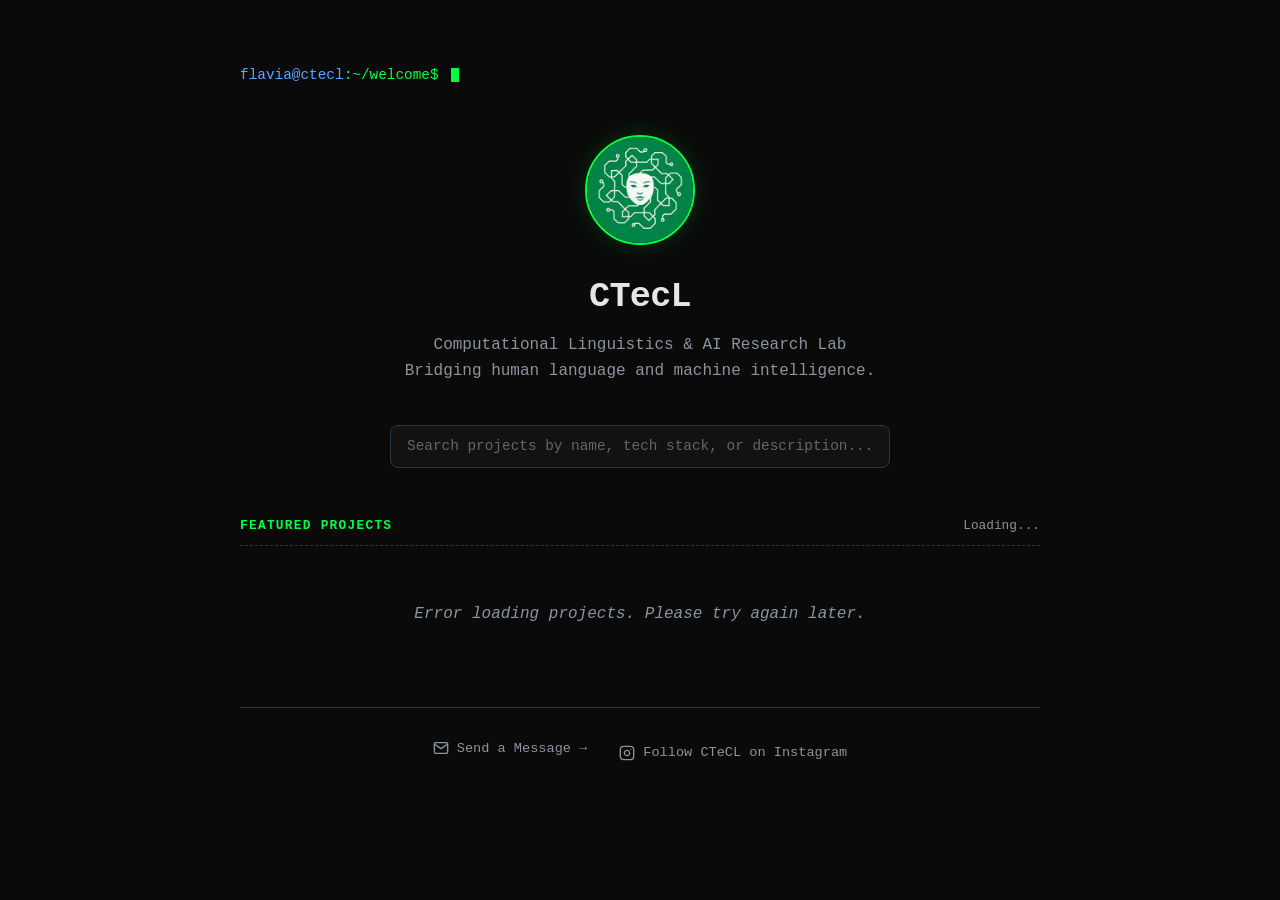
<file: index.html>
<!DOCTYPE html>
<html lang="en">
<head>
  <meta charset="UTF-8" />
  <meta name="viewport" content="width=device-width, initial-scale=1.0" />
  <title>CTecL · Computational Linguistics & AI Research</title>
  <meta name="description" content="Research and development in NLP, Generative AI, and Computational Linguistics by Flávia P. Pissarra." />

  <link rel="stylesheet" href="assets/css/global.css" />
  <link rel="icon" type="image/webp" href="assets/img/logo-ctecl.webp" />
</head>
<body>

  <div class="content">
    <header>
      <span class="cli-prompt">
        <span class="path">flavia@ctecl</span>:~/welcome$
        <span class="cursor"></span>
      </span>

      <div class="logo-container">
        <img src="assets/img/logo-ctecl.webp" alt="CTeCL Logo" loading="lazy" />
      </div>

      <h1>CTecL</h1>
      <p class="tagline">Computational Linguistics &amp; AI Research Lab<br/>Bridging human language and machine intelligence.</p>

      <div class="search-container">
        <input
          type="text"
          id="searchInput"
          class="search-input"
          placeholder="Search projects by name, tech stack, or description..."
          aria-label="Search projects"
        />
      </div>
    </header>

    <main>
      <div class="section-header">
        <h2 class="section-title">Featured Projects</h2>
        <span id="projectCount" class="project-count">Loading...</span>
      </div>

      <div id="projectsGrid" class="projects-grid">
        <!-- Projects injected dynamically via JavaScript -->
      </div>
    </main>

    <footer>
      <div class="contact-section">
        <button id="openContactModal" class="contact-link">
          <svg width="16" height="16" viewBox="0 0 24 24" fill="none" stroke="currentColor" stroke-width="2" stroke-linecap="round" stroke-linejoin="round">
            <path d="M4 4h16c1.1 0 2 .9 2 2v12c0 1.1-.9 2-2 2H4c-1.1 0-2-.9-2-2V6c0-1.1.9-2 2-2z"></path>
            <polyline points="22,6 12,13 2,6"></polyline>
          </svg>
          Send a Message →
        </button>
      </div>

      <a href="https://www.instagram.com/ctecl" target="_blank" rel="noopener noreferrer" class="social-link">
        <svg width="16" height="16" viewBox="0 0 24 24" fill="none" stroke="currentColor" stroke-width="2" stroke-linecap="round" stroke-linejoin="round">
          <rect x="2" y="2" width="20" height="20" rx="5" ry="5"></rect>
          <path d="M16 11.37A4 4 0 1 1 12.63 8 4 4 0 0 1 16 11.37z"></path>
          <line x1="17.5" y1="6.5" x2="17.51" y2="6.5"></line>
        </svg>
        Follow CTeCL on Instagram
      </a>
    </footer>
  </div>

  <!-- Modal de Contato -->
  <div id="contactModal" class="modal-overlay" aria-hidden="true">
    <div class="modal-content" role="dialog" aria-labelledby="modalTitle">
      <button class="modal-close" aria-label="Close modal">&times;</button>

      <span class="cli-prompt">
        <span class="path">flavia@ctecl</span>:~/contact$
        <span class="cursor"></span>
      </span>

      <form id="contactForm" class="contact-form">
        <input type="hidden" name="access_key" value="13a03c98-bbec-40ac-ae5d-2c13cca82fbc">
        <input type="hidden" name="subject" value="New message from CTecL portfolio">
        <input type="checkbox" name="botcheck" class="hidden" tabindex="-1" aria-hidden="true">

        <input type="text" name="name" placeholder="Your name" required />
        <input type="email" name="email" placeholder="Your email" required />

        <select name="type" required>
          <option value="" disabled selected>Select contact type...</option>
          <option value="contribution">Technical Contribution</option>
          <option value="idea">Project Idea</option>
          <option value="partnership">Partnership</option>
          <option value="other">Other</option>
        </select>

        <textarea name="message" placeholder="Your message..." required></textarea>

        <button type="submit" id="submitBtn">Execute Send →</button>
      </form>

      <div id="successMessage" class="success-message" hidden>
        <p>&gt; Message sent successfully!</p>
        <span>Refreshing terminal...</span>
      </div>
    </div>
  </div>

  <script src="assets/js/projects-loader.js" defer></script>
  <script src="assets/js/contact.js" defer></script>
</body>
</html>
</file>
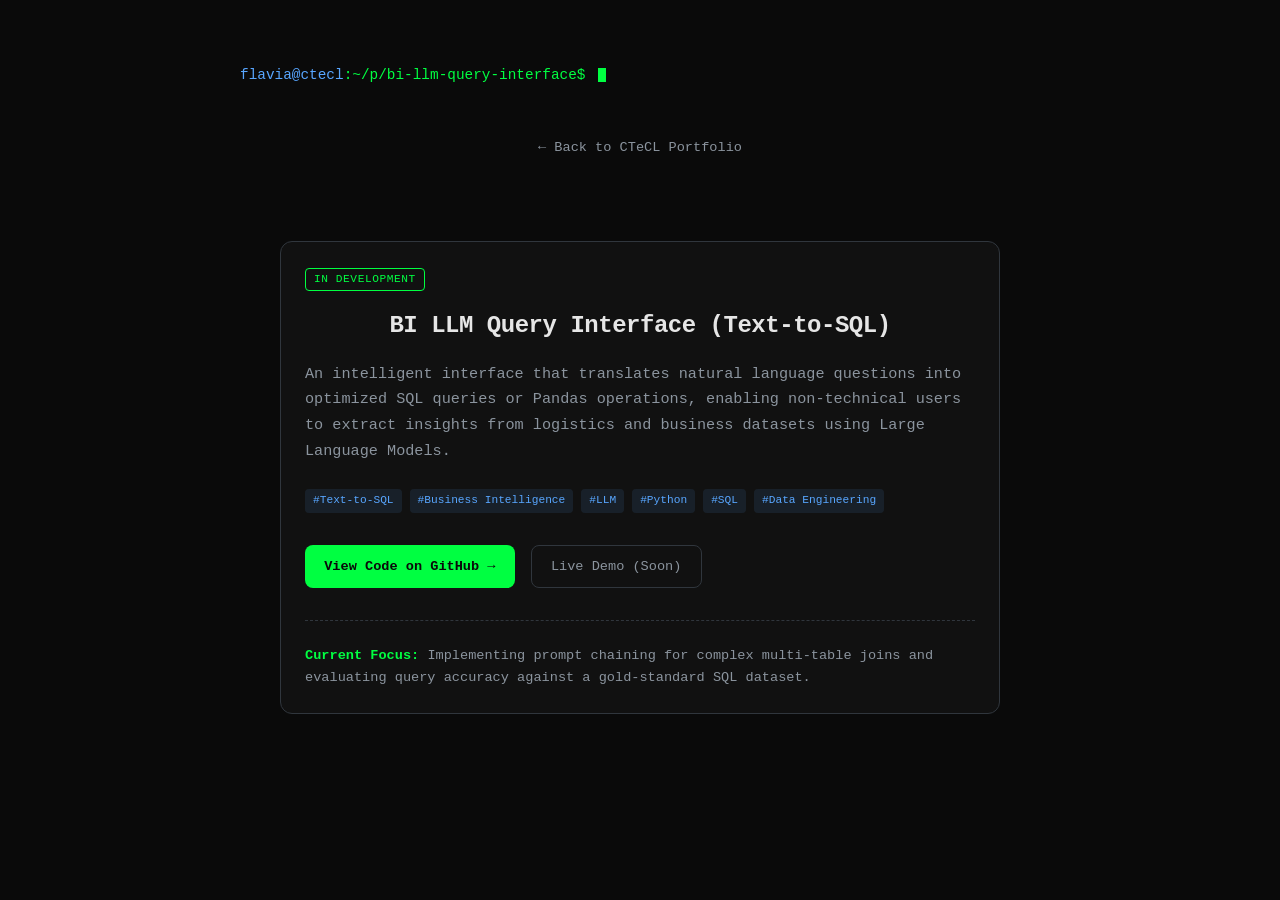
<file: p/bi-llm-query-interface/index.html>
<!DOCTYPE html>
<html lang="en">
<head>
  <meta charset="UTF-8" />
  <meta name="viewport" content="width=device-width, initial-scale=1.0" />
  <title>BI LLM Query Interface (Text-to-SQL) · CTeCL</title>
  <meta name="description" content="Text-to-SQL interface enabling natural language data exploration for logistics and business intelligence datasets." />
  
  <link rel="stylesheet" href="../../assets/css/global.css" />
</head>
<body>

  <div class="content">
    <header>
      <span class="cli-prompt">
        <span class="path">flavia@ctecl</span>:~/p/bi-llm-query-interface$
        <span class="cursor"></span>
      </span>

      <nav style="margin-bottom: 2rem;">
        <a href="https://flaviapissarra.github.io/ctecl/" class="contact-link">
          ← Back to CTeCL Portfolio
        </a>
      </nav>
    </header>

    <main>
      <article class="project-card" style="max-width: 720px; margin: 0 auto;">
        <span class="project-status">In Development</span>
        
        <h1 class="project-title" style="font-size: 1.5rem; margin-bottom: 1rem;">
          BI LLM Query Interface (Text-to-SQL)
        </h1>
        
        <p class="project-desc" style="font-size: 0.95rem; line-height: 1.7;">
          An intelligent interface that translates natural language questions into optimized SQL queries or Pandas operations, enabling non-technical users to extract insights from logistics and business datasets using Large Language Models.
        </p>

        <div class="tech-tags" style="margin-top: 1.5rem;">
          <span class="tech-tag">#Text-to-SQL</span>
          <span class="tech-tag">#Business Intelligence</span>
          <span class="tech-tag">#LLM</span>
          <span class="tech-tag">#Python</span>
          <span class="tech-tag">#SQL</span>
          <span class="tech-tag">#Data Engineering</span>
        </div>

        <div style="margin-top: 2rem; display: flex; gap: 1rem; flex-wrap: wrap;">
          <a href="https://github.com/flaviapissarra/ctecl/tree/main/p/bi-llm-query-interface" 
             class="contact-link" 
             style="background: var(--terminal-green); color: var(--bg-color); padding: 0.6rem 1.2rem; border-radius: var(--radius-md); font-weight: 600;">
            View Code on GitHub →
          </a>
          <a href="#" class="contact-link" style="border: 1px solid var(--border-color); padding: 0.6rem 1.2rem; border-radius: var(--radius-md);">
            Live Demo (Soon)
          </a>
        </div>

        <p style="margin-top: 2rem; padding-top: 1.5rem; border-top: 1px dashed var(--border-color); font-size: 0.85rem; color: var(--text-secondary);">
          <strong style="color: var(--terminal-green);">Current Focus:</strong> 
          Implementing prompt chaining for complex multi-table joins and evaluating query accuracy against a gold-standard SQL dataset.
        </p>
      </article>
    </main>
  </div>

</body>
</html>
</file>
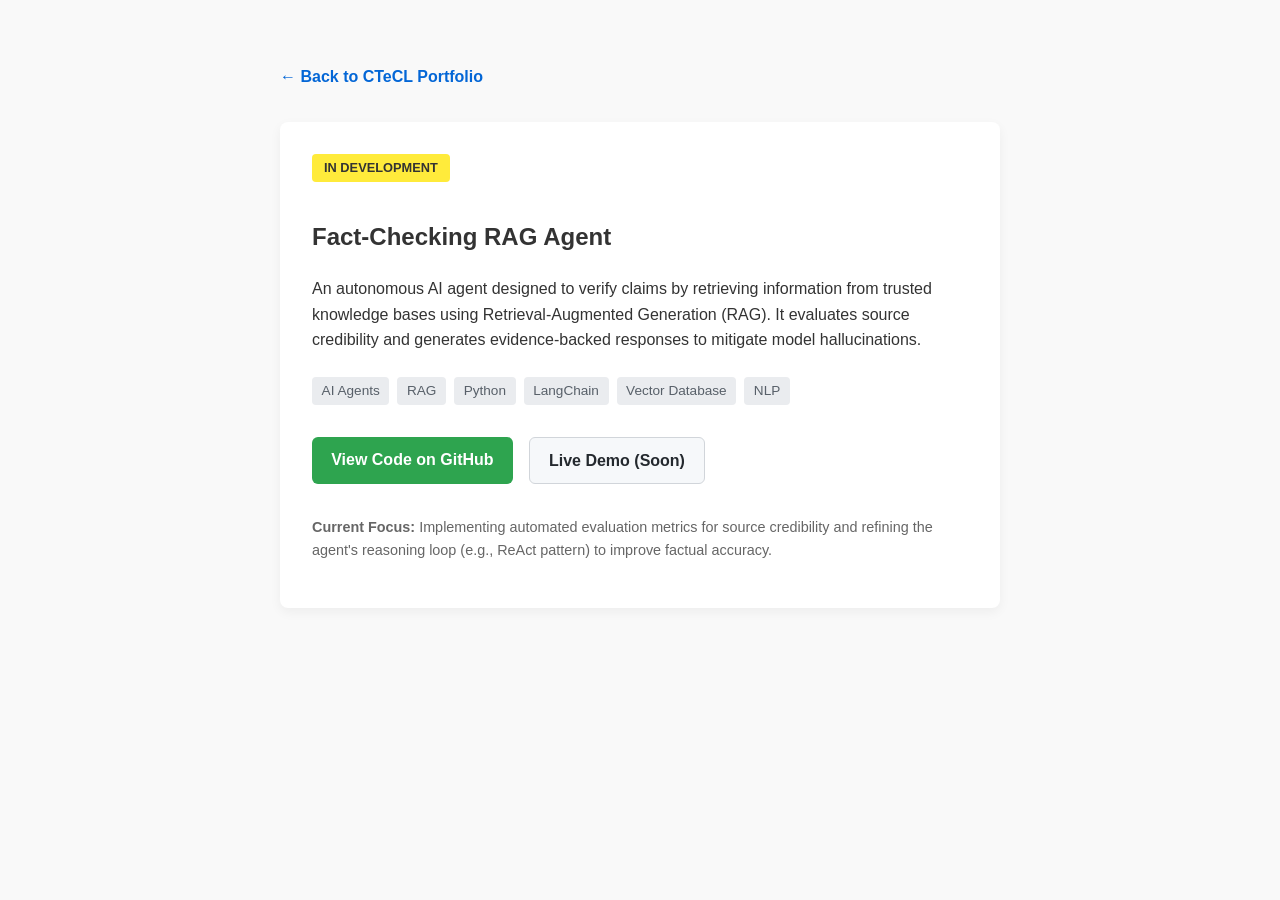
<file: p/fact-checking-rag-agent/index.html>
<!DOCTYPE html>
<html lang="en">
<head>
  <meta charset="UTF-8" />
  <meta name="viewport" content="width=device-width, initial-scale=1.0" />
  <title>Fact-Checking RAG Agent · CTeCL</title>
  <style>
    body { font-family: -apple-system, BlinkMacSystemFont, "Segoe UI", Roboto, Helvetica, Arial, sans-serif; line-height: 1.6; color: #333; background-color: #f9f9f9; }
    .content { max-width: 720px; margin: 4rem auto; padding: 0 1.5rem; }
    .nav-btn { text-decoration: none; color: #0366d6; font-weight: 600; }
    .nav-btn:hover { text-decoration: underline; }
    .card { background: #fff; padding: 2rem; border-radius: 8px; box-shadow: 0 4px 12px rgba(0,0,0,0.05); }
    .status-badge { display: inline-block; padding: 0.25rem 0.75rem; background-color: #ffeb3b; color: #333; border-radius: 4px; font-size: 0.8rem; font-weight: bold; margin-bottom: 1rem; }
    .tech-stack { margin-top: 1.5rem; display: flex; gap: 0.5rem; flex-wrap: wrap; }
    .tech-tag { background-color: #eaecef; padding: 0.2rem 0.6rem; border-radius: 4px; font-size: 0.85rem; color: #586069; }
    .btn-group { margin-top: 2rem; display: flex; gap: 1rem; }
    .btn { padding: 0.6rem 1.2rem; border-radius: 6px; text-decoration: none; font-weight: 600; transition: background 0.2s; }
    .btn-primary { background-color: #2ea44f; color: white; }
    .btn-primary:hover { background-color: #2c974b; }
    .btn-secondary { background-color: #f6f8fa; color: #24292e; border: 1px solid #d1d5da; }
    .btn-secondary:hover { background-color: #f3f4f6; }
  </style>
</head>
<body>
  <main class="content">
    <nav style="margin-bottom: 2rem;">
      <a href="https://flaviapissarra.github.io/ctecl/" class="nav-btn">← Back to CTeCL Portfolio</a>
    </nav>

    <article class="card">
      <span class="status-badge">IN DEVELOPMENT</span>
      <h1>Fact-Checking RAG Agent</h1>
      <p style="margin-top: 0.75rem;">
        An autonomous AI agent designed to verify claims by retrieving information from trusted knowledge bases using Retrieval-Augmented Generation (RAG). It evaluates source credibility and generates evidence-backed responses to mitigate model hallucinations.
      </p>
      
      <div class="tech-stack">
        <span class="tech-tag">AI Agents</span>
        <span class="tech-tag">RAG</span>
        <span class="tech-tag">Python</span>
        <span class="tech-tag">LangChain</span>
        <span class="tech-tag">Vector Database</span>
        <span class="tech-tag">NLP</span>
      </div>

      <div class="btn-group">
        <a href="https://github.com/flaviapissarra/ctecl/p/fact-checking-rag-agent" class="btn btn-primary">View Code on GitHub</a>
        <a href="#" class="btn btn-secondary">Live Demo (Soon)</a>
      </div>

      <p style="margin-top: 2rem; opacity: 0.75; font-size: 0.9rem;">
        <strong>Current Focus:</strong> Implementing automated evaluation metrics for source credibility and refining the agent's reasoning loop (e.g., ReAct pattern) to improve factual accuracy.
      </p>
    </article>
  </main>
</body>
</html>
</file>
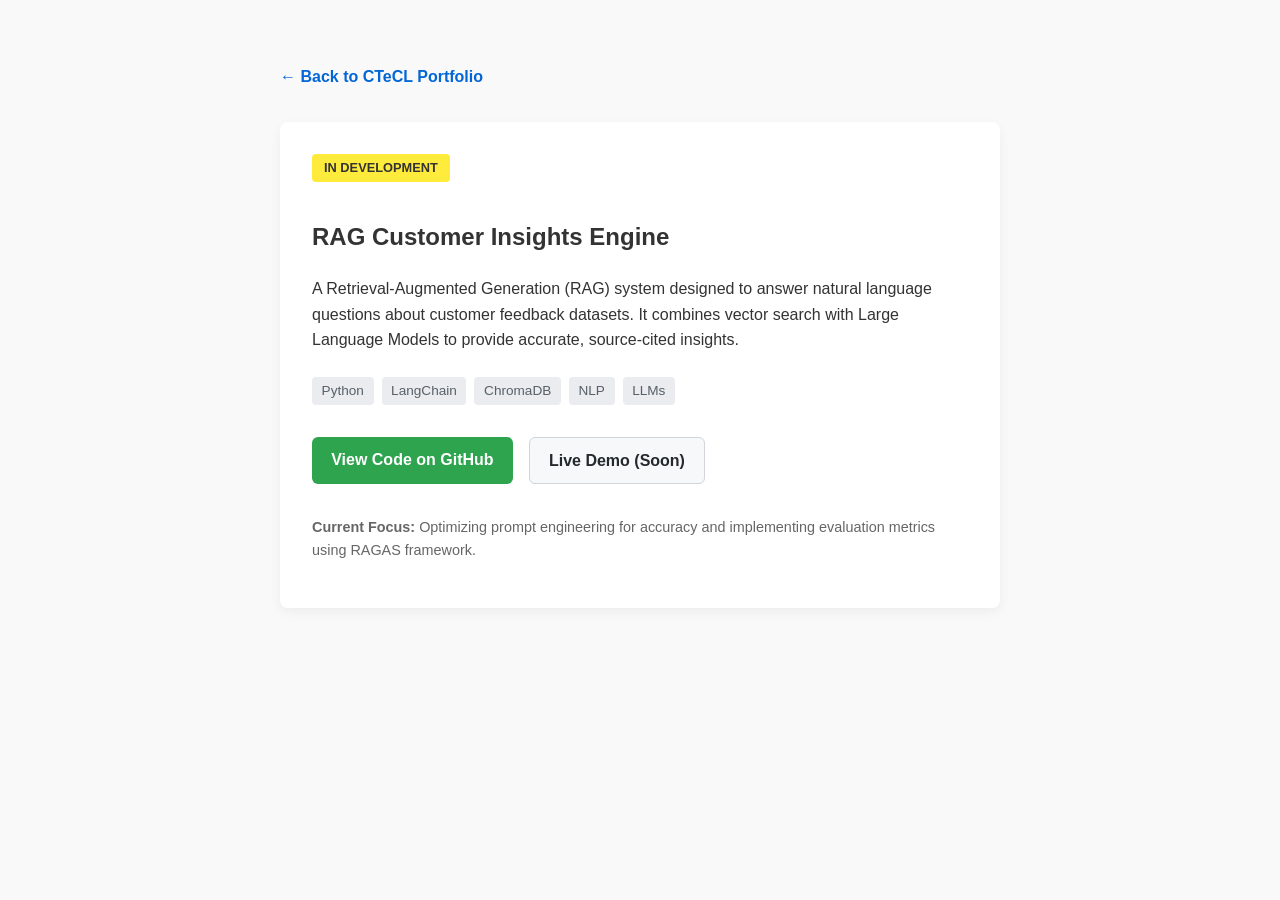
<file: p/rag-customer-insights-engine/index.html>
<!DOCTYPE html>
<html lang="en">
<head>
  <meta charset="UTF-8" />
  <meta name="viewport" content="width=device-width, initial-scale=1.0" />
  <title>RAG Customer Insights Engine · CTeCL</title>
  <style>
    body { font-family: -apple-system, BlinkMacSystemFont, "Segoe UI", Roboto, Helvetica, Arial, sans-serif; line-height: 1.6; color: #333; background-color: #f9f9f9; }
    .content { max-width: 720px; margin: 4rem auto; padding: 0 1.5rem; }
    .nav-btn { text-decoration: none; color: #0366d6; font-weight: 600; }
    .nav-btn:hover { text-decoration: underline; }
    .card { background: #fff; padding: 2rem; border-radius: 8px; box-shadow: 0 4px 12px rgba(0,0,0,0.05); }
    .status-badge { display: inline-block; padding: 0.25rem 0.75rem; background-color: #ffeb3b; color: #333; border-radius: 4px; font-size: 0.8rem; font-weight: bold; margin-bottom: 1rem; }
    .tech-stack { margin-top: 1.5rem; display: flex; gap: 0.5rem; flex-wrap: wrap; }
    .tech-tag { background-color: #eaecef; padding: 0.2rem 0.6rem; border-radius: 4px; font-size: 0.85rem; color: #586069; }
    .btn-group { margin-top: 2rem; display: flex; gap: 1rem; }
    .btn { padding: 0.6rem 1.2rem; border-radius: 6px; text-decoration: none; font-weight: 600; transition: background 0.2s; }
    .btn-primary { background-color: #2ea44f; color: white; }
    .btn-primary:hover { background-color: #2c974b; }
    .btn-secondary { background-color: #f6f8fa; color: #24292e; border: 1px solid #d1d5da; }
    .btn-secondary:hover { background-color: #f3f4f6; }
  </style>
</head>
<body>
  <main class="content">
    <nav style="margin-bottom: 2rem;">
      <a href="https://flaviapissarra.github.io/ctecl/" class="nav-btn">← Back to CTeCL Portfolio</a>
    </nav>

    <article class="card">
      <span class="status-badge">IN DEVELOPMENT</span>
      <h1>RAG Customer Insights Engine</h1>
      <p style="margin-top: 0.75rem;">
        A Retrieval-Augmented Generation (RAG) system designed to answer natural language questions about customer feedback datasets. It combines vector search with Large Language Models to provide accurate, source-cited insights.
      </p>
      
      <div class="tech-stack">
        <span class="tech-tag">Python</span>
        <span class="tech-tag">LangChain</span>
        <span class="tech-tag">ChromaDB</span>
        <span class="tech-tag">NLP</span>
        <span class="tech-tag">LLMs</span>
      </div>

      <div class="btn-group">
        <a href="https://github.com/flaviapissarra/ctecl/p/rag-customer-insights-engine" class="btn btn-primary">View Code on GitHub</a>
        <a href="#" class="btn btn-secondary">Live Demo (Soon)</a>
      </div>

      <p style="margin-top: 2rem; opacity: 0.75; font-size: 0.9rem;">
        <strong>Current Focus:</strong> Optimizing prompt engineering for accuracy and implementing evaluation metrics using RAGAS framework.
      </p>
    </article>
  </main>
</body>
</html>
</file>
<file: assets/css/global.css>
/* ============================================
   CTeCL Portfolio — Global Styles
   Terminal-inspired dark theme
   Layout: Prompt Left / Content Centered
   ============================================ */

/* ===== 1. Design Tokens ===== */
:root {
  color-scheme: dark;

  --bg-color: #0a0a0a;
  --card-bg: #111111;
  --text-primary: #e6e6e6;
  --text-secondary: #8b949e;
  --text-muted: #666666;

  --terminal-green: #00ff41;
  --terminal-green-hover: #00cc33;
  --path-blue: #58a6ff;

  --border-color: #30363d;
  --scrollbar-thumb: #222222;

  --radius-sm: 4px;
  --radius-md: 8px;
  --radius-lg: 12px;

  --font-mono: 'Fira Code', 'Courier New', Courier, monospace;

  --transition-fast: 0.2s ease;
  --transition-medium: 0.3s ease;
}

/* ===== 2. Reset ===== */
*,
*::before,
*::after {
  margin: 0;
  padding: 0;
  box-sizing: border-box;
}

/* ===== 3. Base ===== */
body {
  background-color: var(--bg-color);
  color: var(--text-primary);
  font-family: var(--font-mono);
  font-size: 16px;
  line-height: 1.6;
  min-height: 100vh;
  padding: 2rem 1.5rem;
  -webkit-font-smoothing: antialiased;
}

a {
  color: inherit;
  text-decoration: none;
}

button {
  font-family: inherit;
}

img {
  max-width: 100%;
  display: block;
}

/* ===== 4. Scrollbars ===== */
* {
  scrollbar-width: thin;
  scrollbar-color: var(--scrollbar-thumb) var(--bg-color);
}

::-webkit-scrollbar {
  width: 8px;
  height: 8px;
}

::-webkit-scrollbar-track {
  background: var(--bg-color);
}

::-webkit-scrollbar-thumb {
  background: var(--scrollbar-thumb);
  border-radius: 8px;
  border: 2px solid var(--bg-color);
}

::-webkit-scrollbar-thumb:hover {
  background: var(--terminal-green);
}

/* ===== 5. Layout Wrapper ===== */
.content {
  max-width: 800px;
  margin: 0 auto;
}

/* ===== 6. Header (Merged Layout) ===== */
header {
  padding: 2rem 0 3rem;
  display: flex;
  flex-direction: column;
  align-items: center; /* Centraliza logo, h1, tagline e busca */
}

/* O prompt quebra o alinhamento central e vai para a esquerda */
.cli-prompt {
  align-self: flex-start;
  color: var(--terminal-green);
  font-size: 0.9rem;
  margin-bottom: 3rem;
  display: block;
}

.cli-prompt .path {
  color: var(--path-blue);
}

/* Elementos centralizados */
.logo-container {
  width: 110px;
  height: 110px;
  margin: 0 auto 1.5rem;
  border-radius: 50%;
  overflow: hidden;
  border: 2px solid var(--terminal-green);
  box-shadow: 0 0 25px rgba(0, 255, 65, 0.15);
  transition: transform var(--transition-medium);
}

.logo-container:hover {
  transform: scale(1.05);
}

.logo-container img {
  width: 100%;
  height: 100%;
  object-fit: cover;
}

h1 {
  font-size: 2.2rem;
  font-weight: 700;
  letter-spacing: -0.02em;
  margin-bottom: 0.5rem;
  text-align: center;
}

.tagline {
  color: var(--text-secondary);
  font-size: 1rem;
  max-width: 600px;
  margin: 0 auto 2.5rem;
  text-align: center;
}

/* ===== 7. Search ===== */
.search-container {
  width: 100%;
  max-width: 500px;
  margin: 0 auto;
}

.search-input {
  width: 100%;
  padding: 0.8rem 1rem;
  background: rgba(255, 255, 255, 0.03);
  border: 1px solid var(--border-color);
  border-radius: var(--radius-md);
  color: var(--text-primary);
  font-family: var(--font-mono);
  font-size: 0.9rem;
  outline: none;
  transition: border-color var(--transition-fast);
}

.search-input:focus {
  border-color: var(--terminal-green);
}

.search-input::placeholder {
  color: var(--text-muted);
}

/* ===== 8. Projects Section ===== */
.section-header {
  display: flex;
  justify-content: space-between;
  align-items: center;
  margin-bottom: 1.5rem;
  padding-bottom: 0.5rem;
  border-bottom: 1px dashed var(--border-color);
}

.section-title {
  font-size: 0.8rem;
  text-transform: uppercase;
  letter-spacing: 0.1em;
  color: var(--terminal-green);
  font-weight: 600;
}

.project-count {
  font-size: 0.8rem;
  color: var(--text-secondary);
}

.projects-grid {
  display: grid;
  grid-template-columns: repeat(auto-fill, minmax(280px, 1fr));
  gap: 1.5rem;
  margin-bottom: 3rem;
}

/* ===== 9. Project Cards ===== */
.project-card {
  display: block;
  background: var(--card-bg);
  border: 1px solid var(--border-color);
  border-radius: var(--radius-lg);
  padding: 1.5rem;
  color: inherit;
  transition: all var(--transition-fast);
}

.project-card:hover {
  border-color: var(--terminal-green);
  transform: translateY(-3px);
  background: rgba(0, 255, 65, 0.03);
}

.project-status {
  display: inline-block;
  font-size: 0.7rem;
  color: var(--terminal-green);
  border: 1px solid var(--terminal-green);
  padding: 0.1rem 0.5rem;
  border-radius: var(--radius-sm);
  margin-bottom: 1rem;
  text-transform: uppercase;
  letter-spacing: 0.05em;
}

.project-title {
  font-size: 1.1rem;
  font-weight: 600;
  margin-bottom: 0.75rem;
  color: var(--text-primary);
}

.project-desc {
  font-size: 0.85rem;
  color: var(--text-secondary);
  margin-bottom: 1.25rem;
  line-height: 1.5;
}

.tech-tags {
  display: flex;
  flex-wrap: wrap;
  gap: 0.5rem;
}

.tech-tag {
  font-size: 0.7rem;
  color: var(--path-blue);
  background: rgba(88, 166, 255, 0.1);
  padding: 0.2rem 0.5rem;
  border-radius: var(--radius-sm);
}

/* ===== 10. Cursor (piscante) ===== */
.cursor {
  display: inline-block;
  width: 8px;
  height: 1em;
  background-color: var(--terminal-green);
  vertical-align: middle;
  margin-left: 4px;
  animation: blink 1s step-end infinite;
}

@keyframes blink {
  0%, 100% { opacity: 1; }
  50% { opacity: 0; }
}

/* ===== 11. Footer & Links ===== */
footer {
  display: flex;
  justify-content: center;
  align-items: center;
  gap: 2rem;
  flex-wrap: wrap;
  padding-top: 2rem;
  border-top: 1px solid var(--border-color);
  margin-top: 2rem;
}

.social-link,
.contact-link {
  background: none;
  border: none;
  color: var(--text-secondary);
  font-family: var(--font-mono);
  font-size: 0.85rem;
  display: inline-flex;
  align-items: center;
  gap: 0.5rem;
  cursor: pointer;
  padding: 0;
  text-decoration: none;
  transition: color var(--transition-fast);
}

.social-link:hover,
.contact-link:hover {
  color: var(--terminal-green);
}

.social-link svg,
.contact-link svg {
  stroke: currentColor;
  fill: none;
}

/* ===== 12. Modal ===== */
.modal-overlay {
  position: fixed;
  inset: 0;
  background: rgba(0, 0, 0, 0.85);
  backdrop-filter: blur(4px);
  display: flex;
  align-items: center;
  justify-content: center;
  z-index: 1000;
  opacity: 0;
  visibility: hidden;
  transition: all var(--transition-medium);
  padding: 1rem;
}

.modal-overlay.active {
  opacity: 1;
  visibility: visible;
}

.modal-content {
  background: var(--bg-color);
  border: 1px solid var(--terminal-green);
  border-radius: var(--radius-lg);
  padding: 2.5rem;
  width: 100%;
  max-width: 480px;
  position: relative;
  transform: translateY(20px);
  transition: transform var(--transition-medium);
  box-shadow: 0 10px 40px rgba(0, 255, 65, 0.1);
}

.modal-overlay.active .modal-content {
  transform: translateY(0);
}

.modal-close {
  position: absolute;
  top: 1rem;
  right: 1rem;
  background: none;
  border: none;
  color: var(--text-secondary);
  font-size: 1.5rem;
  line-height: 1;
  cursor: pointer;
  transition: color var(--transition-fast);
}

.modal-close:hover {
  color: var(--terminal-green);
}

/* ===== 13. Form ===== */
.contact-form input,
.contact-form select,
.contact-form textarea {
  width: 100%;
  padding: 0.8rem;
  margin-bottom: 1rem;
  background: rgba(255, 255, 255, 0.03);
  border: 1px solid var(--border-color);
  border-radius: var(--radius-md);
  color: var(--text-primary);
  font-family: var(--font-mono);
  font-size: 0.9rem;
  outline: none;
  transition: border-color var(--transition-fast);
}

.contact-form input:focus,
.contact-form select:focus,
.contact-form textarea:focus {
  border-color: var(--terminal-green);
}

.contact-form input::placeholder,
.contact-form textarea::placeholder {
  color: var(--text-muted);
}

.contact-form select option {
  background: var(--bg-color);
  color: var(--text-primary);
}

.contact-form textarea {
  min-height: 100px;
  resize: vertical;
}

.contact-form button[type="submit"] {
  width: 100%;
  padding: 0.8rem;
  margin-top: 0.5rem;
  background: var(--terminal-green);
  color: var(--bg-color);
  border: 1px solid var(--terminal-green);
  border-radius: var(--radius-md);
  font-family: var(--font-mono);
  font-size: 0.9rem;
  font-weight: 700;
  cursor: pointer;
  transition: all var(--transition-fast);
}

.contact-form button[type="submit"]:hover {
  background: var(--terminal-green-hover);
  box-shadow: 0 0 15px rgba(0, 255, 65, 0.4);
}

.contact-form button[type="submit"]:disabled {
  background: var(--text-muted);
  border-color: var(--text-muted);
  cursor: not-allowed;
  box-shadow: none;
}

.success-message {
  text-align: center;
  padding: 2rem 0;
  color: var(--terminal-green);
  font-weight: bold;
}

.success-message p {
  font-size: 1.1rem;
  margin-bottom: 0.5rem;
}

.success-message span {
  font-size: 0.85rem;
  color: var(--text-secondary);
  font-weight: normal;
}

/* ===== 14. Utilities ===== */
.empty-state {
  grid-column: 1 / -1;
  text-align: center;
  padding: 2rem;
  color: var(--text-secondary);
  font-style: italic;
}

.hidden {
  display: none;
}

/* ===== 15. Responsive ===== */
@media (max-width: 600px) {
  body {
    padding: 1rem;
  }

  /* No mobile, o prompt também fica centralizado para economizar espaço */
  .cli-prompt {
    align-self: center;
    text-align: center;
    font-size: 0.8rem;
  }

  h1 {
    font-size: 1.8rem;
  }

  .logo-container {
    width: 90px;
    height: 90px;
  }

  .projects-grid {
    grid-template-columns: 1fr;
  }

  .section-header {
    flex-direction: column;
    align-items: flex-start;
    gap: 0.5rem;
  }

  .modal-content {
    padding: 1.5rem;
  }

  footer {
    flex-direction: column;
    gap: 1rem;
  }
}
</file>
